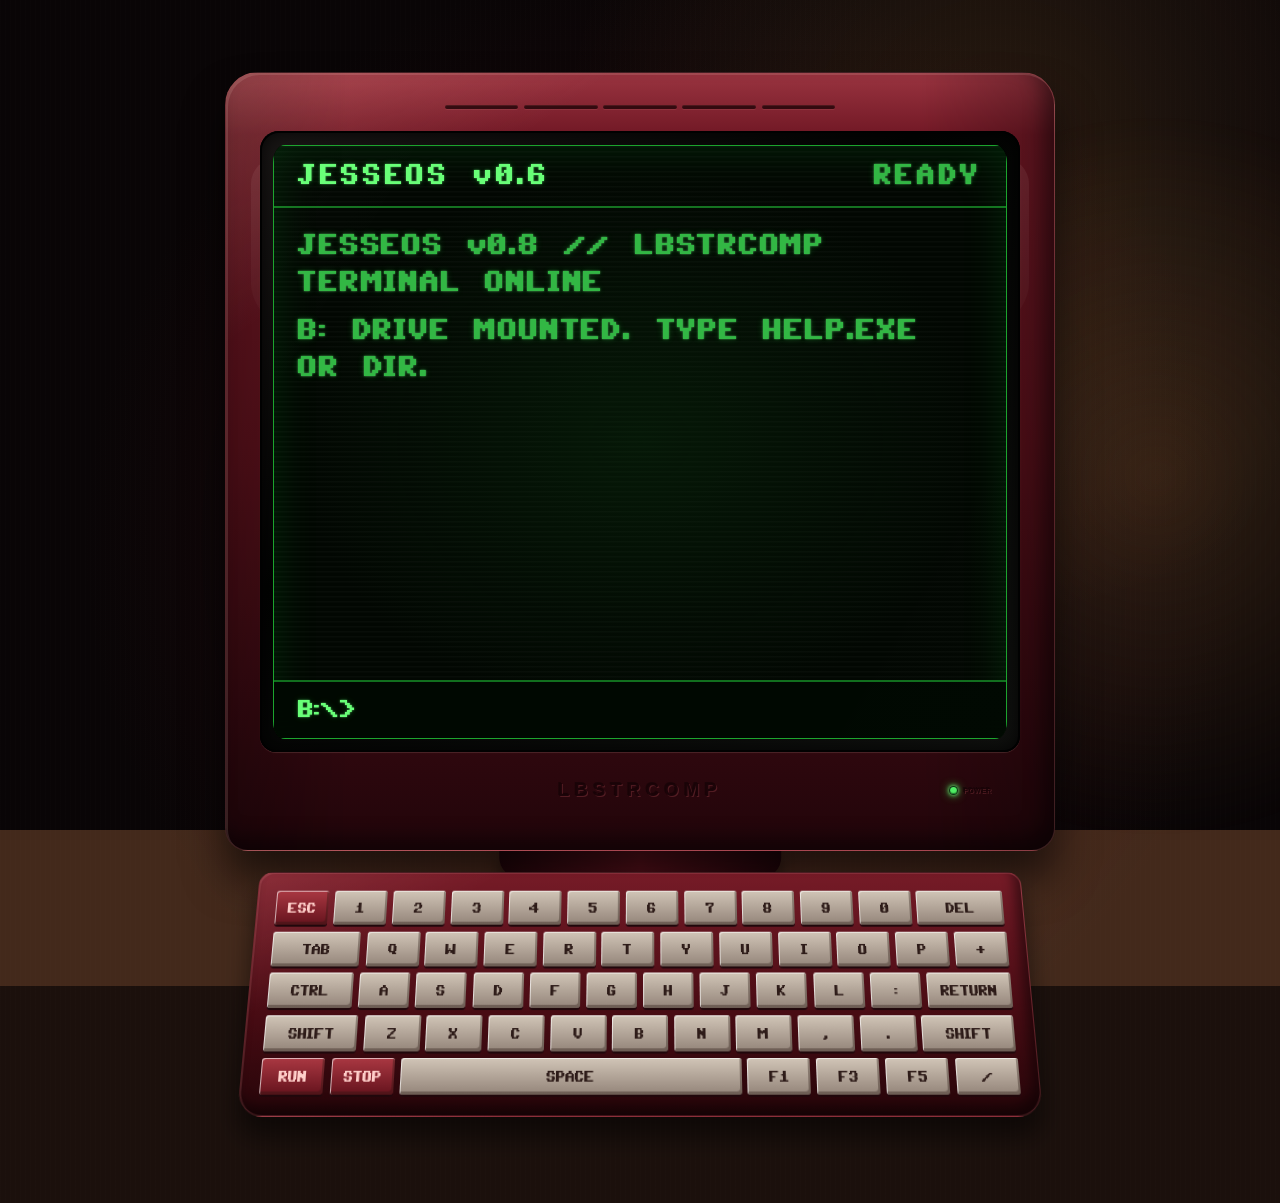
<file: index.html>
<!doctype html>
<html lang="en">
<head>
  <meta charset="utf-8">
  <meta name="viewport" content="width=device-width, initial-scale=1, viewport-fit=cover">
  <meta name="theme-color" content="#180508">
  <meta name="description" content="JesseOS — a local, offline-first dream terminal.">
  <title>JesseOS v0.6 — LBSTRCOMP</title>
  <link rel="stylesheet" href="style.css">
</head>
<body>
  <main class="room" aria-label="JesseOS LBSTRCOMP workstation">
    <div class="wall-glow" aria-hidden="true"></div>

    <section class="desk">
      <section class="monitor" aria-label="LBSTRCOMP monitor">
        <div class="monitor-vent" aria-hidden="true">
          <span></span><span></span><span></span><span></span><span></span>
        </div>

        <div class="screen-bezel">
          <div class="screen-glass">
            <main class="terminal-shell" aria-label="JesseOS terminal">
              <header class="terminal-header">
                <span>JESSEOS v0.6</span>
                <span id="status" aria-live="polite">BOOTING...</span>
              </header>

              <section
                id="transcript"
                class="transcript"
                aria-live="polite"
                aria-label="Terminal output"
              ></section>

              <form id="input-form" class="input-row" autocomplete="off">
              <span id="prompt" class="prompt">B:\&gt;</span>
              <input
                id="input"
                name="input"
                type="text"
                inputmode="text"
                enterkeyhint="send"
                autocomplete="off"
                autocapitalize="sentences"
                spellcheck="true"
                aria-label="JesseOS command input"
              >
            </form>
            </main>
          </div>
        </div>

        <footer class="monitor-lower-bezel">
          <span class="brand">LBSTRCOMP</span>

          <span class="power-cluster" aria-label="Power on">
            <span class="power-led" aria-hidden="true"></span>
            <span class="power-label">POWER</span>
          </span>
        </footer>

        <div class="monitor-foot" aria-hidden="true"></div>
      </section>

      <section class="keyboard" aria-label="LBSTRCOMP touch keyboard">
        <div class="key-row key-row-numbers">
          <button class="key key-red key-action" type="button" data-key="escape" aria-label="Escape">ESC</button>
          <button class="key" type="button" data-key="1">1</button>
          <button class="key" type="button" data-key="2">2</button>
          <button class="key" type="button" data-key="3">3</button>
          <button class="key" type="button" data-key="4">4</button>
          <button class="key" type="button" data-key="5">5</button>
          <button class="key" type="button" data-key="6">6</button>
          <button class="key" type="button" data-key="7">7</button>
          <button class="key" type="button" data-key="8">8</button>
          <button class="key" type="button" data-key="9">9</button>
          <button class="key" type="button" data-key="0">0</button>
          <button class="key key-delete key-action" type="button" data-key="backspace" aria-label="Delete one character">DEL</button>
        </div>

        <div class="key-row key-row-letters">
          <button class="key key-tab key-action" type="button" data-key="tab">TAB</button>
          <button class="key" type="button" data-key="q">Q</button>
          <button class="key" type="button" data-key="w">W</button>
          <button class="key" type="button" data-key="e">E</button>
          <button class="key" type="button" data-key="r">R</button>
          <button class="key" type="button" data-key="t">T</button>
          <button class="key" type="button" data-key="y">Y</button>
          <button class="key" type="button" data-key="u">U</button>
          <button class="key" type="button" data-key="i">I</button>
          <button class="key" type="button" data-key="o">O</button>
          <button class="key" type="button" data-key="p">P</button>
          <button class="key" type="button" data-key="+">+</button>
        </div>

        <div class="key-row key-row-letters">
          <button class="key key-ctrl key-action" type="button" data-key="control">CTRL</button>
          <button class="key" type="button" data-key="a">A</button>
          <button class="key" type="button" data-key="s">S</button>
          <button class="key" type="button" data-key="d">D</button>
          <button class="key" type="button" data-key="f">F</button>
          <button class="key" type="button" data-key="g">G</button>
          <button class="key" type="button" data-key="h">H</button>
          <button class="key" type="button" data-key="j">J</button>
          <button class="key" type="button" data-key="k">K</button>
          <button class="key" type="button" data-key="l">L</button>
          <button class="key" type="button" data-key=":">:</button>
          <button class="key key-return key-action" type="button" data-key="enter">RETURN</button>
        </div>

        <div class="key-row key-row-letters">
          <button class="key key-shift key-action" type="button" data-key="shift" aria-label="Shift">SHIFT</button>
          <button class="key" type="button" data-key="z">Z</button>
          <button class="key" type="button" data-key="x">X</button>
          <button class="key" type="button" data-key="c">C</button>
          <button class="key" type="button" data-key="v">V</button>
          <button class="key" type="button" data-key="b">B</button>
          <button class="key" type="button" data-key="n">N</button>
          <button class="key" type="button" data-key="m">M</button>
          <button class="key" type="button" data-key=",">,</button>
          <button class="key" type="button" data-key=".">.</button>
          <button class="key key-shift key-action" type="button" data-key="shift" aria-label="Shift">SHIFT</button>
        </div>

        <div class="key-row key-row-bottom">
          <button class="key key-red key-small key-action" type="button" data-key="run">RUN</button>
          <button class="key key-red key-small key-action" type="button" data-key="stop">STOP</button>
          <button class="key key-space key-action" type="button" data-key="space">SPACE</button>
          <button class="key key-small key-action" type="button" data-key="f1">F1</button>
          <button class="key key-small key-action" type="button" data-key="f3">F3</button>
          <button class="key key-small key-action" type="button" data-key="f5">F5</button>
          <button class="key key-small key-action" type="button" data-key="/">/</button>
        </div>
      </section>
    </section>
  </main>

  <script src="app.js"></script>
</body>
</html>
</file>
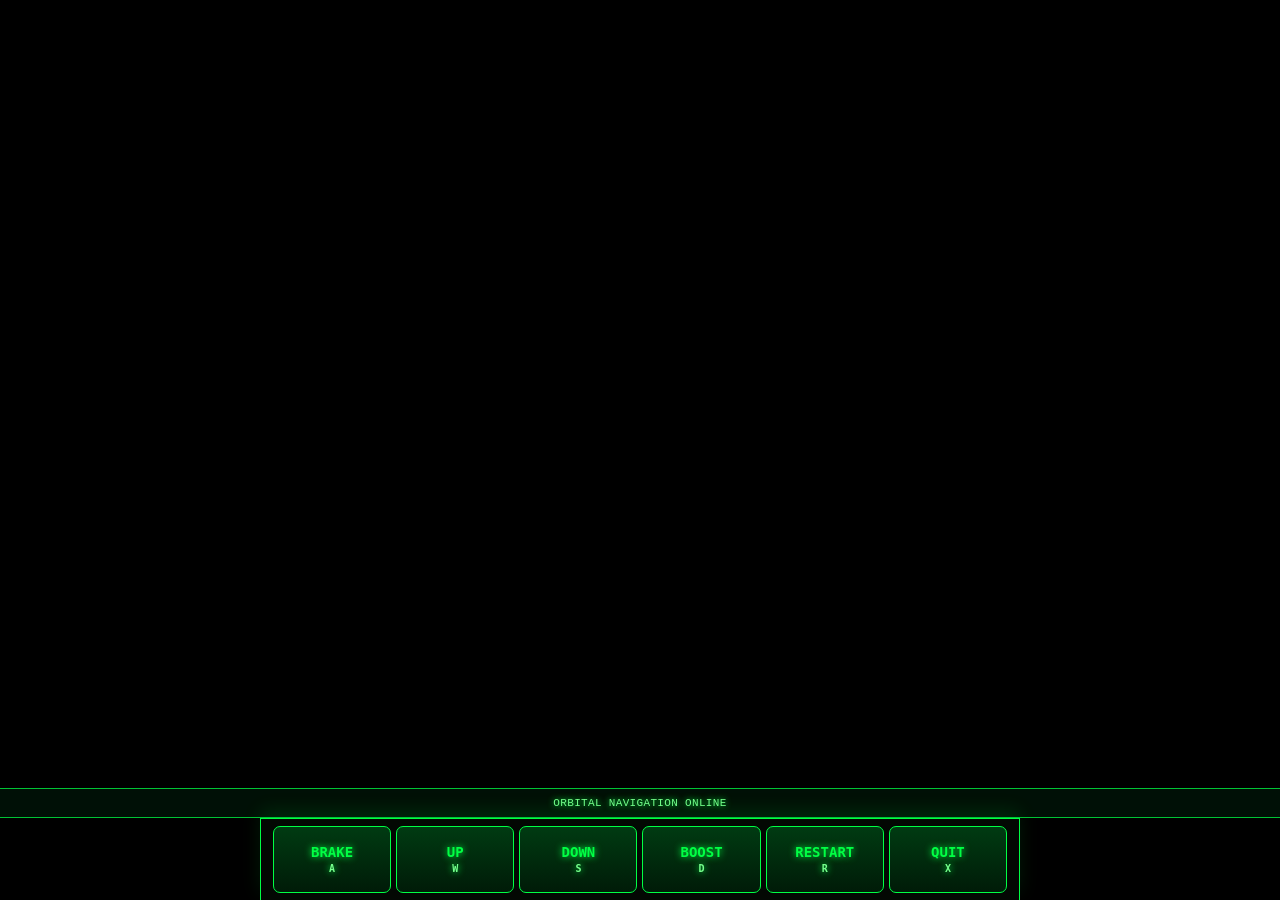
<file: planetrunner.html>
<!DOCTYPE html>
<html lang="en">
<head>
  <meta charset="UTF-8" />
  <meta name="viewport" content="width=device-width, initial-scale=1, viewport-fit=cover, user-scalable=no" />
  <meta name="theme-color" content="#000000" />
  <title>PlanetRunner // JesseOS</title>
  <style>
    :root {
      --green: #00ff44;
      --green-soft: #75ff8c;
      --black: #000000;
      --control-height: 94px;
      --status-height: 30px;
    }

    * {
      box-sizing: border-box;
    }

    html,
    body {
      width: 100%;
      min-height: 100%;
      margin: 0;
      overflow: hidden;
      background: var(--black);
      color: var(--green);
      font-family: ui-monospace, SFMono-Regular, Menlo, Consolas, "Liberation Mono", monospace;
      -webkit-user-select: none;
      user-select: none;
      -webkit-touch-callout: none;
    }

    #game {
      position: fixed;
      top: 0;
      right: 0;
      left: 0;
      bottom: calc(var(--control-height) + var(--status-height));
      display: block;
      width: 100vw;
      height: calc(100dvh - var(--control-height) - var(--status-height));
      background: var(--black);
      image-rendering: pixelated;
      image-rendering: crisp-edges;
    }

    #gameStatus {
      position: fixed;
      right: 0;
      bottom: var(--control-height);
      left: 0;
      height: var(--status-height);
      display: flex;
      align-items: center;
      justify-content: center;
      overflow: hidden;
      padding: 0 8px;
      border-top: 1px solid rgba(0, 255, 68, 0.75);
      border-bottom: 1px solid rgba(0, 255, 68, 0.75);
      background: #001006;
      color: var(--green-soft);
      font-size: 11px;
      letter-spacing: 0.03em;
      text-align: center;
      text-shadow: 0 0 6px var(--green);
      white-space: nowrap;
      z-index: 3;
    }

    #touchControls {
      position: fixed;
      right: 0;
      bottom: 0;
      left: 0;
      height: var(--control-height);
      display: grid;
      grid-template-columns: repeat(6, minmax(0, 1fr));
      gap: 5px;
      padding: 7px 5px calc(7px + env(safe-area-inset-bottom));
      border-top: 1px solid var(--green);
      background: #030803;
      box-shadow: 0 -8px 18px rgba(0, 255, 68, 0.1);
      z-index: 4;
    }

    #touchControls button {
      min-width: 0;
      margin: 0;
      padding: 5px 2px;
      border: 1px solid var(--green);
      border-radius: 7px;
      outline: none;
      background: linear-gradient(180deg, #003b12, #001b08);
      color: var(--green);
      font: 700 clamp(10px, 2.8vw, 14px) / 1.05 ui-monospace, SFMono-Regular, Menlo, Consolas, monospace;
      text-shadow: 0 0 7px var(--green);
      touch-action: none;
      -webkit-tap-highlight-color: transparent;
    }

    #touchControls button small {
      display: block;
      margin-top: 4px;
      color: var(--green-soft);
      font-size: 10px;
      font-weight: 700;
    }

    #touchControls button:active,
    #touchControls button.is-active {
      background: #007728;
      color: #ffffff;
      box-shadow: inset 0 0 12px rgba(255, 255, 255, 0.35), 0 0 12px rgba(0, 255, 68, 0.65);
    }

    @media (min-width: 760px) {
      :root {
        --control-height: 82px;
      }

      #touchControls {
        max-width: 760px;
        margin: 0 auto;
        padding-right: 12px;
        padding-left: 12px;
        border-right: 1px solid var(--green);
        border-left: 1px solid var(--green);
      }

      #touchControls button {
        font-size: 14px;
      }
    }
  </style>
</head>
<body>
  <canvas id="game" aria-label="PlanetRunner game"></canvas>

  <div id="gameStatus" role="status" aria-live="polite">
    ORBITAL NAVIGATION ONLINE
  </div>

  <div id="touchControls" aria-label="PlanetRunner touch controls">
    <button type="button" data-key="brake" aria-label="Brake">BRAKE<small>A</small></button>
    <button type="button" data-key="up" aria-label="Fly up">UP<small>W</small></button>
    <button type="button" data-key="down" aria-label="Fly down">DOWN<small>S</small></button>
    <button type="button" data-key="boost" aria-label="Boost">BOOST<small>D</small></button>
    <button type="button" data-key="restart" aria-label="Restart game">RESTART<small>R</small></button>
    <button type="button" data-key="quit" aria-label="Return to JesseOS">QUIT<small>X</small></button>
  </div>

  <script src="planetrunner.js"></script>
</body>
</html>
</file>
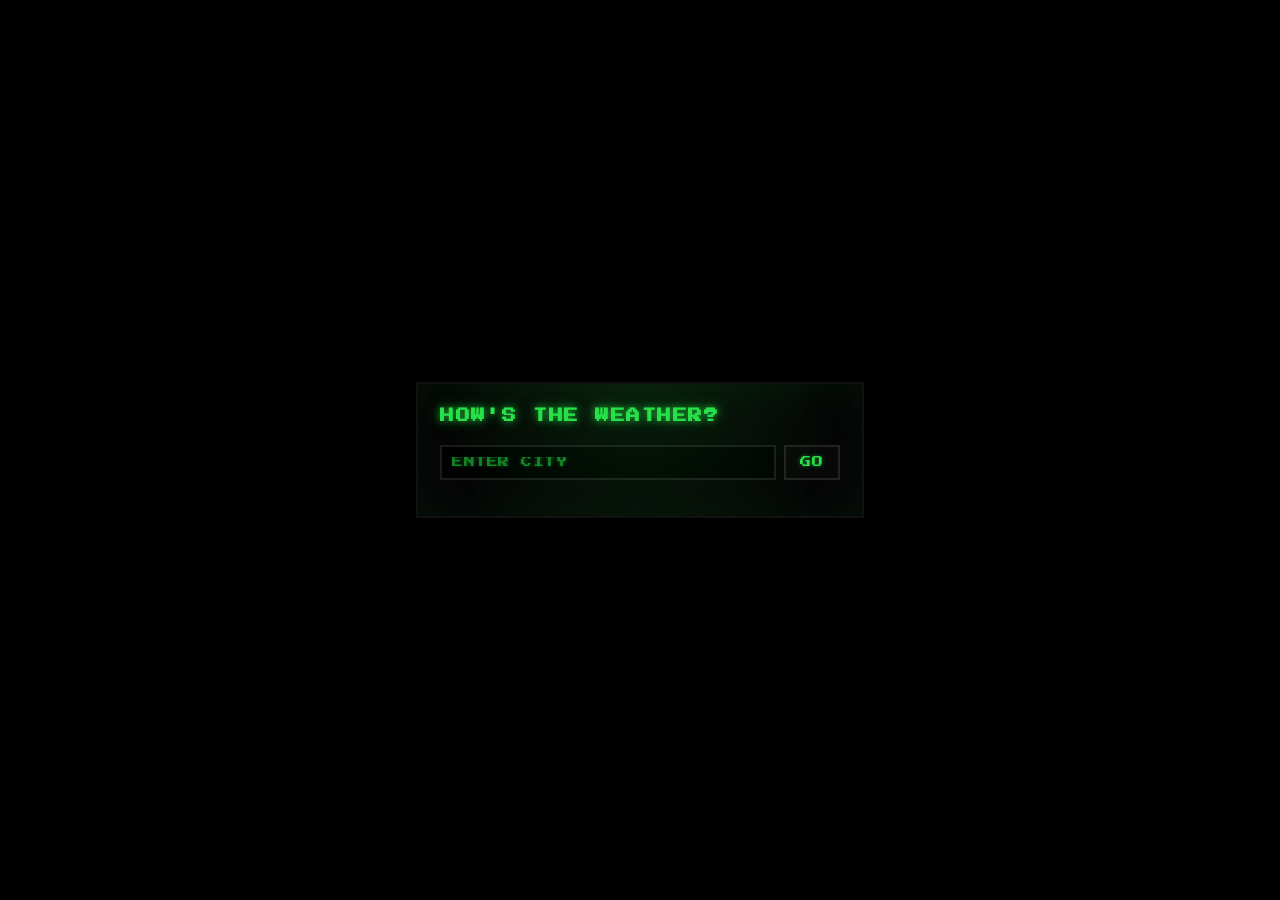
<file: weather-c64-phosphor.html>
<!DOCTYPE html>
<html lang="en">
<head>
  <meta charset="UTF-8" />
  <title>HOW'S THE WEATHER?</title>

  <!-- Commodore 64–style font -->
  <link rel="preconnect" href="https://fonts.googleapis.com">
  <link rel="preconnect" href="https://fonts.gstatic.com" crossorigin>
  <link href="https://fonts.googleapis.com/css2?family=Press+Start+2P&display=swap" rel="stylesheet">

  <style>
    :root {
      /* Bright but slightly dulled phosphor green */
      --phosphor: #28e04a;
      --phosphor-dim: #1bb93a;
      --phosphor-glow: rgba(40, 224, 74, 0.55);
      --bg: #000000;
      --panel: #050505;
      --panel-border: #111;
      --font-c64: "Press Start 2P", system-ui, sans-serif;
    }

    body {
      margin: 0;
      font-family: var(--font-c64);
      background: var(--bg);
      color: var(--phosphor);
      display: grid;
      place-items: center;
      min-height: 100vh;
    }

    /* Subtle CRT scanline overlay */
    body::before {
      content: "";
      position: fixed;
      inset: 0;
      background:
        repeating-linear-gradient(
          to bottom,
          rgba(255, 255, 255, 0.03) 0px,
          rgba(255, 255, 255, 0.03) 1px,
          transparent 2px,
          transparent 4px
        );
      pointer-events: none;
      mix-blend-mode: overlay;
    }

    .widget {
      position: relative;
      background: var(--panel);
      border: 2px solid var(--panel-border);
      padding: 22px 22px;
      width: 400px;
      box-shadow:
        0 0 20px rgba(0, 0, 0, 0.9),
        inset 0 0 40px rgba(40, 224, 74, 0.06);
      image-rendering: pixelated;
      overflow: hidden;
    }

    /* Soft inner glow behind content */
    .widget::after {
      content: "";
      position: absolute;
      inset: -20%;
      background: radial-gradient(
        circle at 50% 10%,
        rgba(40, 224, 74, 0.12),
        transparent 60%
      );
      pointer-events: none;
      filter: blur(10px);
    }

    h1 {
      position: relative;
      font-size: 14px;
      margin: 0 0 18px;
      letter-spacing: 1.5px;
      text-transform: uppercase;
      color: var(--phosphor);
      text-shadow:
        0 0 6px var(--phosphor-glow),
        0 0 14px var(--phosphor-glow);
      line-height: 1.5;
    }

    .input-row {
      position: relative;
      display: flex;
      gap: 8px;
      margin-bottom: 14px;
    }

    input[type="text"] {
      position: relative;
      flex: 1;
      background: #000;
      border: 2px solid #1b1b1b;
      color: var(--phosphor);
      padding: 10px 10px;
      border-radius: 0;
      outline: none;
      font-size: 11px;
      font-family: var(--font-c64);
      text-transform: uppercase;
      letter-spacing: 0.5px;
      transition: border-color 0.15s, box-shadow 0.15s;
      text-shadow: 0 0 4px var(--phosphor-glow);
    }

    input[type="text"]::placeholder {
      color: var(--phosphor-dim);
      opacity: 0.7;
    }

    input[type="text"]:focus {
      border-color: var(--phosphor);
      box-shadow:
        0 0 8px var(--phosphor-glow),
        inset 0 0 10px rgba(40, 224, 74, 0.15);
    }

    button {
      position: relative;
      background: #080808;
      border: 2px solid #222;
      color: var(--phosphor);
      padding: 10px 14px;
      border-radius: 0;
      cursor: pointer;
      font-size: 11px;
      font-family: var(--font-c64);
      text-transform: uppercase;
      letter-spacing: 0.8px;
      transition: border-color 0.15s, box-shadow 0.15s;
      text-shadow: 0 0 4px var(--phosphor-glow);
    }

    button:hover {
      border-color: var(--phosphor);
      box-shadow:
        0 0 10px var(--phosphor-glow),
        inset 0 0 8px rgba(40, 224, 74, 0.12);
    }

    .weather {
      position: relative;
      display: grid;
      grid-template-columns: auto 1fr;
      gap: 14px;
      align-items: center;
      margin-top: 10px;
    }

    .icon-wrap {
      width: 90px;
      height: 90px;
      display: grid;
      place-items: center;
    }

    .icon {
      width: 80px;
      height: 80px;
      stroke: var(--phosphor);
      fill: none;
      stroke-width: 2.6;
      stroke-linecap: round;
      stroke-linejoin: round;
      filter:
        drop-shadow(0 0 6px var(--phosphor-glow))
        drop-shadow(0 0 16px rgba(40, 224, 74, 0.35));
      opacity: 0.95;
    }

    .temp {
      position: relative;
      font-size: 22px;
      font-weight: 700;
      line-height: 1.3;
      text-shadow:
        0 0 6px var(--phosphor-glow),
        0 0 14px var(--phosphor-glow);
      word-break: break-word;
    }

    .condition {
      position: relative;
      font-size: 9px;
      color: var(--phosphor-dim);
      margin-top: 6px;
      line-height: 1.5;
      max-width: 240px;
      text-shadow: 0 0 4px rgba(40, 224, 74, 0.35);
    }

    .error {
      position: relative;
      margin-top: 10px;
      font-size: 9px;
      color: #ff6b6b;
      line-height: 1.5;
      text-shadow: 0 0 6px rgba(255, 107, 107, 0.5);
    }

    .loading {
      position: relative;
      margin-top: 10px;
      font-size: 9px;
      color: var(--phosphor-dim);
      line-height: 1.5;
      text-shadow: 0 0 4px rgba(40, 224, 74, 0.35);
    }
  </style>
</head>
<body>
  <div class="widget">
    <h1>HOW'S THE WEATHER?</h1>

    <div class="input-row">
      <input id="cityInput" type="text" placeholder="ENTER CITY" />
      <button id="goBtn">GO</button>
    </div>

    <div id="loading" class="loading" style="display:none;">FETCHING WEATHER…</div>
    <div id="error" class="error" style="display:none;"></div>

    <div id="weatherBlock" class="weather" style="display:none;">
      <div class="icon-wrap">
        <svg id="weatherIcon" class="icon" viewBox="0 0 100 100" aria-hidden="true"></svg>
      </div>
      <div>
        <div id="temp" class="temp"></div>
        <div id="condition" class="condition"></div>
      </div>
    </div>
  </div>

  <script>
    const cityInput = document.getElementById('cityInput');
    const goBtn = document.getElementById('goBtn');
    const loadingEl = document.getElementById('loading');
    const errorEl = document.getElementById('error');
    const weatherBlock = document.getElementById('weatherBlock');
    const tempEl = document.getElementById('temp');
    const conditionEl = document.getElementById('condition');
    const iconEl = document.getElementById('weatherIcon');

    // Bright curved phosphor-green icons (SVG paths)
    const icons = {
      sun: `
        <circle cx="50" cy="50" r="18" />
        <g>
          <line x1="50" y1="12" x2="50" y2="22" />
          <line x1="50" y1="78" x2="50" y2="88" />
          <line x1="12" y1="50" x2="22" y2="50" />
          <line x1="78" y1="50" x2="88" y2="50" />
          <line x1="24" y1="24" x2="31" y2="31" />
          <line x1="69" y1="69" x2="76" y2="76" />
          <line x1="24" y1="76" x2="31" y2="69" />
          <line x1="69" y1="31" x2="76" y2="24" />
        </g>
      `,
      partSun: `
        <!-- Sun offset to top-left -->
        <circle cx="40" cy="36" r="14" />
        <g>
          <line x1="40" y1="10" x2="40" y2="18" />
          <line x1="40" y1="54" x2="40" y2="62" />
          <line x1="10" y1="36" x2="18" y2="36" />
          <line x1="70" y1="36" x2="78" y2="36" />
          <line x1="21" y1="21" x2="27" y2="27" />
          <line x1="53" y1="53" x2="59" y2="59" />
          <line x1="21" y1="59" x2="27" y2="53" />
          <line x1="53" y1="27" x2="59" y2="21" />
        </g>
        <!-- Curved cloud -->
        <path d="M30 68
                 c 6 -16 22 -26 38 -26
                 c 12 0 22 8 26 20
                 c 2 -4 6 -6 10 -6
                 c 10 0 18 8 18 18
                 c 0 10 -8 18 -18 18
                 L 38 92
                 c -12 0 -22 -8 -22 -18
                 c 0 -2 0 -4 1 -6
                 z" />
      `,
      rain: `
        <!-- Cloud -->
        <path d="M20 50
                 c 6 -16 22 -26 38 -26
                 c 12 0 22 8 26 20
                 c 2 -4 6 -6 10 -6
                 c 10 0 18 8 18 18
                 c 0 10 -8 18 -18 18
                 L 28 82
                 c -12 0 -22 -8 -22 -18
                 c 0 -2 0 -4 1 -6
                 z" />
        <!-- Rain drops as curved lines -->
        <g>
          <path d="M36 86 q 4 8 0 16" />
          <path d="M50 86 q 4 8 0 16" />
          <path d="M64 86 q 4 8 0 16" />
        </g>
      `,
      extreme: `
        <!-- Tornado / funnel -->
        <path d="M50 14
                 C 58 28, 62 38, 66 48
                 C 70 58, 72 68, 70 76
                 L 30 76
                 C 28 68, 30 58, 34 48
                 C 38 38, 42 28, 50 14
                 z" />
        <!-- Swirl lines -->
        <path d="M22 40 q 10 -6 20 0" />
        <path d="M18 52 q 12 -8 26 0" />
        <path d="M22 64 q 10 -6 20 0" />
        <!-- Ground hint -->
        <path d="M20 82 q 30 -6 60 0" />
      `
    };

    function setIcon(name) {
      iconEl.innerHTML = icons[name] || icons.sun;
    }

    // Map Open-Meteo WMO weather codes to our icons + text
    function mapCondition(code, isDay) {
      const clear = [0];
      const partly = [1, 2, 3, 45, 48];
      const precip = [
        51, 53, 55, 61, 63, 65, 66, 67,
        71, 73, 75, 77, 80, 81, 82,
        85, 86, 91, 92, 93, 95, 96, 99
      ];

      if (clear.includes(code)) {
        return { icon: 'sun', text: isDay ? 'CLEAR' : 'CLEAR NIGHT' };
      }
      if (partly.includes(code)) {
        return { icon: 'partSun', text: isDay ? 'PARTLY CLOUDY' : 'CLOUDY' };
      }
      if (precip.includes(code)) {
        if ([95, 96, 99].includes(code)) {
          return { icon: 'extreme', text: 'SEVERE STORM WARNING' };
        }
        return { icon: 'rain', text: 'PRECIPITATION' };
      }
      return { icon: 'partSun', text: 'UNKNOWN' };
    }

    async function fetchWeatherForCity(city) {
      const geoRes = await fetch(
        `https://geocoding-api.open-meteo.com/v1/search?name=${encodeURIComponent(city)}&count=1&language=en&format=json`
      );
      const geoData = await geoRes.json();
      if (!geoData.results || geoData.results.length === 0) {
        throw new Error('CITY NOT FOUND.');
      }
      const { latitude, longitude, name, country } = geoData.results[0];

      const weatherRes = await fetch(
        `https://api.open-meteo.com/v1/forecast?latitude=${latitude}&longitude=${longitude}&current_weather=true`
      );
      const weatherData = await weatherRes.json();
      const cw = weatherData.current_weather;

      const isDay = cw.is_day === 1;
      const { icon, text } = mapCondition(cw.weathercode, isDay);

      return {
        city: `${name}, ${country}`,
        temp: cw.temperature,
        condition: text,
        icon
      };
    }

    async function handleSearch() {
      const city = cityInput.value.trim();
      if (!city) return;

      loadingEl.style.display = 'block';
      errorEl.style.display = 'none';
      weatherBlock.style.display = 'none';

      try {
        const data = await fetchWeatherForCity(city);
        tempEl.textContent = `${Math.round(data.temp)}°C`;
        conditionEl.textContent = `${data.condition} • ${data.city}`;
        setIcon(data.icon);
        weatherBlock.style.display = 'grid';
      } catch (e) {
        errorEl.textContent = e.message || 'FAILED TO FETCH WEATHER.';
        errorEl.style.display = 'block';
      } finally {
        loadingEl.style.display = 'none';
      }
    }

    goBtn.addEventListener('click', handleSearch);
    cityInput.addEventListener('keydown', (e) => {
      if (e.key === 'Enter') handleSearch();
    });
  </script>
</body>
</html>
</file>
<file: style.css>
:root {
  color-scheme: dark;

  --wall: #090506;
  --wall-deep: #030202;
  --desk-front: #1b100c;
  --desk-top: #43291b;

  --case-dark: #21050a;
  --case-red: #57101a;
  --case-mid: #711825;
  --case-lit: #9a3440;

  --glass: #020a03;
  --bg: #020702;

  --ink: #68ff77;
  --ink-soft: #adffb0;
  --ink-dim: #32b744;
  --line: #24df3e;

  --glow: rgba(65, 255, 89, 0.52);
  --glow-core: rgba(118, 255, 133, 0.72);
  --glow-halo: rgba(40, 255, 75, 0.20);

  --safe-bottom: env(safe-area-inset-bottom, 0px);
}

@font-face {
  font-family: "JesseOS C64";
  src: url("C64_Pro-STYLE.woff2") format("woff2");
  font-display: swap;
}

* {
  box-sizing: border-box;
}

html,
body {
  width: 100%;
  min-height: 100%;
  margin: 0;
}

body {
  overflow-x: hidden;
  color: var(--ink);
  background: var(--wall-deep);
  font-family: "JesseOS C64", monospace;
  text-shadow:
    0 0 2px var(--glow-core),
    0 0 7px var(--glow-halo);
}

button,
input {
  font-family: inherit;
}

.room {
  position: relative;
  min-height: 100svh;
  overflow: hidden;
  display: flex;
  align-items: center;
  justify-content: center;
  padding: max(1rem, env(safe-area-inset-top, 0px)) 0 0;
  background:
    radial-gradient(ellipse at 78% 13%, rgba(255, 169, 89, 0.13), transparent 31%),
    radial-gradient(ellipse at 52% 45%, rgba(91, 21, 29, 0.28), transparent 62%),
    linear-gradient(180deg, var(--wall) 0 69%, var(--desk-top) 69% 82%, var(--desk-front) 82%);
}

.room::before {
  content: "";
  position: absolute;
  z-index: 0;
  inset: 0;
  pointer-events: none;
  opacity: 0.35;
  background:
    repeating-linear-gradient(
      90deg,
      rgba(255, 255, 255, 0.018) 0,
      rgba(255, 255, 255, 0.018) 1px,
      transparent 1px,
      transparent 5px
    );
}

.wall-glow {
  position: absolute;
  z-index: 0;
  top: 8%;
  right: -20%;
  width: min(75vw, 760px);
  aspect-ratio: 1;
  border-radius: 50%;
  pointer-events: none;
  background: radial-gradient(circle, rgba(255, 173, 89, 0.15), transparent 67%);
  filter: blur(10px);
}

.desk {
  position: relative;
  z-index: 1;
  width: min(96vw, 930px);
  display: flex;
  flex-direction: column;
  align-items: center;
  gap: clamp(0.8rem, 2vw, 1.35rem);
  padding: clamp(0.6rem, 2vw, 1.5rem) 0 clamp(1.2rem, 5vw, 3rem);
}

.monitor {
  position: relative;
  width: min(94vw, 830px);
  padding: clamp(1.2rem, 3vw, 2rem) clamp(0.8rem, 3vw, 2.1rem) clamp(1rem, 2.6vw, 1.7rem);
  border: 1px solid rgba(255, 180, 177, 0.15);
  border-radius: 33px 33px 23px 23px;
  background:
    linear-gradient(145deg, rgba(255, 178, 166, 0.18), transparent 20%),
    linear-gradient(90deg, rgba(0, 0, 0, 0.23), transparent 15% 84%, rgba(0, 0, 0, 0.28)),
    linear-gradient(180deg, var(--case-lit) 0%, var(--case-mid) 8%, var(--case-red) 48%, var(--case-dark) 100%);
  box-shadow:
    inset 2px 2px 0 rgba(255, 220, 210, 0.13),
    inset -10px -12px 20px rgba(0, 0, 0, 0.45),
    0 28px 40px rgba(0, 0, 0, 0.56);
}

.monitor::before {
  content: "";
  position: absolute;
  z-index: 0;
  top: 11%;
  right: 3%;
  left: 3%;
  height: 32%;
  border-radius: 26px 26px 50% 50%;
  pointer-events: none;
  background: linear-gradient(180deg, rgba(255, 231, 224, 0.07), transparent);
}

.monitor-vent {
  position: relative;
  z-index: 1;
  display: flex;
  justify-content: center;
  gap: 0.35rem;
  height: 0.62rem;
  margin-bottom: clamp(0.6rem, 1.5vw, 1rem);
}

.monitor-vent span {
  width: clamp(1.8rem, 7vw, 4.6rem);
  height: 0.25rem;
  border-radius: 99px;
  background: rgba(24, 2, 5, 0.75);
  box-shadow:
    inset 0 1px rgba(255, 120, 121, 0.12),
    0 1px rgba(255, 187, 172, 0.1);
}

.screen-bezel {
  position: relative;
  z-index: 1;
  padding: clamp(0.48rem, 1.2vw, 0.85rem);
  border-radius: 19px 19px 16px 16px;
  background: linear-gradient(145deg, #1a1716, #020302 40%, #10110f);
  box-shadow:
    inset 0 0 0 2px #010101,
    inset 0 0 20px rgba(0, 0, 0, 0.92),
    0 1px 1px rgba(255, 198, 187, 0.15);
}

.screen-glass {
  position: relative;
  overflow: hidden;
  min-height: clamp(480px, 67svh, 690px);
  border-radius: 12px / 18px;
  background: var(--glass);
  box-shadow:
    inset 0 0 35px rgba(0, 0, 0, 0.9),
    inset 0 0 25px rgba(71, 255, 103, 0.11);
}

.screen-glass::before {
  content: "";
  position: absolute;
  z-index: 20;
  inset: 0;
  pointer-events: none;
  opacity: 0.17;
  background:
    linear-gradient(
      120deg,
      rgba(255, 255, 255, 0.07),
      transparent 16%,
      transparent 69%,
      rgba(255, 255, 255, 0.025)
    );
}

.terminal-shell {
  position: absolute;
  inset: 0;
  display: flex;
  flex-direction: column;
  min-height: 0;
  overflow: hidden;
  border: 1px solid rgba(36, 223, 62, 0.72);
  background:
    radial-gradient(ellipse at center, rgba(14, 74, 20, 0.25), transparent 66%),
    repeating-linear-gradient(
      to bottom,
      rgba(255, 255, 255, 0.025) 0,
      rgba(255, 255, 255, 0.025) 1px,
      transparent 2px,
      transparent 5px
    ),
    var(--bg);
  box-shadow:
    inset 0 0 48px rgba(0, 255, 60, 0.12),
    0 0 20px rgba(0, 255, 60, 0.19);
}

.terminal-shell::after {
  content: "";
  position: absolute;
  z-index: 10;
  inset: 0;
  pointer-events: none;
  opacity: 0;
  background:
    repeating-linear-gradient(
      to bottom,
      rgba(126, 255, 139, 0.045) 0,
      rgba(126, 255, 139, 0.045) 1px,
      transparent 2px,
      transparent 4px
    );
  animation: crt-modulation 23s infinite;
}

.terminal-header {
  flex: 0 0 auto;
  display: flex;
  justify-content: space-between;
  gap: 0.7rem;
  min-width: 0;
  padding: clamp(0.8rem, 2.6vw, 1.2rem) clamp(0.8rem, 3vw, 1.5rem);
  border-bottom: 2px solid rgba(36, 223, 62, 0.48);
  color: var(--ink);
  font-size: clamp(0.8rem, 3.5vw, 1.35rem);
  letter-spacing: 0.12em;
}

#status {
  flex: 0 0 auto;
  color: var(--ink-dim);
}

#transcript,
.transcript {
  flex: 1 1 0;
  min-width: 0;
  min-height: 0;
  overflow-x: hidden;
  overflow-y: auto;
  -webkit-overflow-scrolling: touch;
  overscroll-behavior-y: contain;
  touch-action: pan-y;
  padding: clamp(0.9rem, 3vw, 1.25rem) clamp(0.85rem, 3vw, 1.5rem) clamp(1.25rem, 3vw, 2rem);
  scrollbar-color: var(--ink-dim) var(--bg);
  color: var(--ink);
  font-size: clamp(1.04rem, 4.5vw, 1.42rem);
  line-height: 1.62;
  letter-spacing: 0.035em;
  white-space: pre-wrap;
  overflow-wrap: anywhere;
  word-break: break-word;
  text-shadow:
    0 0 2px var(--glow-core),
    0 0 7px var(--glow-halo);
}

#transcript > * {
  max-width: 100%;
}

.system-line {
  color: var(--ink-dim);
  margin-bottom: 0.75rem;
}

.user-line {
  color: var(--ink-soft);
  margin-top: 1rem;
}

.response-line {
  color: var(--ink);
  margin-top: 0.45rem;
}

.input-row {
  flex: 0 0 auto;
  display: flex;
  align-items: center;
  min-width: 0;
  min-height: 3.45rem;
  padding: 0.85rem clamp(0.85rem, 3vw, 1.5rem) calc(0.85rem + var(--safe-bottom));
  border-top: 2px solid rgba(36, 223, 62, 0.48);
  background: rgba(0, 9, 2, 0.98);
  font-size: clamp(0.9rem, 3.8vw, 1.18rem);
}

.prompt {
  flex: 0 0 auto;
  margin-right: 0.5rem;
  color: var(--ink);
  white-space: nowrap;
}

#input {
  flex: 1 1 auto;
  min-width: 0;
  border: 0;
  outline: 0;
  background: transparent;
  color: #c9ffcb;
  caret-color: var(--ink);
  font: inherit;
  line-height: 1.4;
  text-shadow:
    0 0 2px var(--glow-core),
    0 0 7px var(--glow-halo);
}

#input:disabled {
  opacity: 0.6;
}

.monitor-lower-bezel {
  position: relative;
  z-index: 1;
  display: flex;
  align-items: center;
  justify-content: center;
  min-height: clamp(2.8rem, 8vw, 4.4rem);
  padding: 0.55rem 4.8rem 0.15rem;
  color: rgba(25, 3, 7, 0.94);
  text-shadow:
    1px 1px 0 rgba(238, 111, 117, 0.22),
    -1px -1px 0 rgba(0, 0, 0, 0.34);
}

.brand {
  font-family: Arial, sans-serif;
  font-size: clamp(0.75rem, 2.5vw, 1.16rem);
  font-weight: 800;
  letter-spacing: 0.28em;
}

.power-cluster {
  position: absolute;
  right: clamp(0.8rem, 2.6vw, 1.8rem);
  display: flex;
  align-items: center;
  gap: 0.35rem;
}

.power-led {
  width: 0.58rem;
  height: 0.58rem;
  border: 1px solid rgba(0, 0, 0, 0.8);
  border-radius: 50%;
  background: #50ed65;
  box-shadow:
    0 0 4px #74ff83,
    0 0 10px rgba(63, 255, 83, 0.82),
    inset 0 -1px 1px rgba(0, 74, 9, 0.65);
}

.power-label {
  font-family: Arial, sans-serif;
  font-size: 0.42rem;
  font-weight: 800;
  letter-spacing: 0.08em;
}

.monitor-foot {
  position: absolute;
  z-index: -1;
  bottom: -1.7rem;
  left: 50%;
  width: 34%;
  height: 2.2rem;
  transform: translateX(-50%);
  border-radius: 0 0 1.2rem 1.2rem;
  background: linear-gradient(90deg, var(--case-dark), var(--case-red), var(--case-dark));
  box-shadow: 0 15px 14px rgba(0, 0, 0, 0.35);
}

.keyboard {
  width: min(88vw, 760px);
  padding: clamp(0.6rem, 2vw, 1.15rem);
  border: 1px solid rgba(244, 151, 153, 0.16);
  border-radius: 14px 14px 24px 24px;
  background:
    linear-gradient(150deg, rgba(255, 151, 156, 0.15), transparent 21%),
    linear-gradient(180deg, #761b27, #4a0c14 57%, #260509);
  box-shadow:
    inset 1px 1px rgba(255, 170, 170, 0.14),
    inset -6px -8px 12px rgba(0, 0, 0, 0.48),
    0 18px 25px rgba(0, 0, 0, 0.52);
  transform: perspective(780px) rotateX(11deg);
  transform-origin: top center;
}

.key-row {
  display: flex;
  width: 100%;
  gap: clamp(0.18rem, 0.6vw, 0.38rem);
  margin-bottom: clamp(0.2rem, 0.6vw, 0.38rem);
}

.key-row:last-child {
  margin-bottom: 0;
}

.key {
  flex: 1 1 0;
  min-width: 0;
  min-height: clamp(1.2rem, 4.1vw, 2.15rem);
  display: grid;
  place-items: center;
  padding: 0.08rem;
  border: 0;
  border-radius: 3px;
  color: #2d1b18;
  background: linear-gradient(180deg, #d1c5b7, #938479);
  box-shadow:
    inset 1px 1px rgba(255, 255, 255, 0.64),
    inset -2px -3px rgba(38, 21, 17, 0.35),
    0 2px 0 #20070b;
  font-family: "JesseOS C64", monospace;
  font-size: clamp(0.38rem, 1.55vw, 0.7rem);
  line-height: 1;
  text-shadow: none;
  touch-action: manipulation;
  -webkit-tap-highlight-color: transparent;
  cursor: pointer;
}

.key-red {
  color: #ffcfca;
  background: linear-gradient(180deg, #aa3842, #65131d);
}

.key {
  transition:
    transform 55ms linear,
    filter 55ms linear,
    box-shadow 55ms linear;
  will-change: transform;
}

.key:active,
.key.is-active,
.key.is-pressed {
  transform: translateY(3px);
  box-shadow:
    inset 1px 2px rgba(26, 11, 8, 0.6),
    inset 0 0 6px rgba(18, 4, 5, 0.34),
    0 0 0 #20070b;
  filter: brightness(0.8) saturate(1.08);
}

.key-delete,
.key-tab,
.key-ctrl,
.key-shift,
.key-return {
  flex-grow: 1.7;
}

.key-space {
  flex-grow: 5.6;
}

.key-small {
  flex-grow: 1;
}

.weather-status {
  color: var(--ink-dim);
  margin-top: 0.55rem;
  white-space: pre-wrap;
}

.weather-card {
  display: grid;
  grid-template-columns: minmax(0, 1fr) clamp(5.5rem, 21vw, 9rem);
  align-items: center;
  gap: clamp(0.6rem, 2vw, 1.2rem);
  margin-top: 0.85rem;
  padding: 0.9rem 0;
  border-top: 1px solid rgba(104, 255, 119, 0.34);
  border-bottom: 1px solid rgba(104, 255, 119, 0.22);
  color: var(--ink);
}

.weather-copy {
  min-width: 0;
}

.weather-location {
  color: var(--ink-soft);
  font-size: 0.95em;
  line-height: 1.3;
  letter-spacing: 0.07em;
  overflow-wrap: anywhere;
}

.weather-time {
  margin-top: 0.25rem;
  color: var(--ink-dim);
  font-size: 0.76em;
  letter-spacing: 0.06em;
}

.weather-headline {
  margin-top: 0.65rem;
  color: var(--ink);
  font-size: 1.08em;
  line-height: 1.35;
  letter-spacing: 0.04em;
}

.weather-data {
  display: grid;
  gap: 0.28rem;
  margin-top: 0.65rem;
  color: var(--ink-dim);
  font-size: 0.76em;
  line-height: 1.35;
  letter-spacing: 0.045em;
}

.weather-data span:last-child {
  margin-top: 0.22rem;
  color: rgba(104, 255, 119, 0.72);
  font-size: 0.9em;
}

.weather-icon {
  position: relative;
  isolation: isolate;
  justify-self: end;
  width: 100%;
  color: #82ff8d;
  filter:
    drop-shadow(0 0 1px rgba(218, 255, 218, 0.98))
    drop-shadow(0 0 3px rgba(119, 255, 132, 0.96))
    drop-shadow(0 0 8px rgba(68, 255, 90, 0.82))
    drop-shadow(0 0 16px rgba(38, 255, 73, 0.52))
    drop-shadow(0 0 29px rgba(32, 255, 68, 0.26));
}

.weather-icon svg {
  display: block;
  width: 100%;
  height: auto;
  overflow: visible;
  fill: none;
  stroke: currentColor;
  stroke-width: 2.65;
  stroke-linecap: round;
  stroke-linejoin: round;
  opacity: 0.97;
}

.weather-icon::before {
  content: "";
  position: absolute;
  z-index: -1;
  top: 50%;
  left: 50%;
  width: 78%;
  aspect-ratio: 1;
  transform: translate(-50%, -50%);
  border-radius: 50%;
  pointer-events: none;
  background: radial-gradient(
    circle,
    rgba(99, 255, 112, 0.18) 0%,
    rgba(45, 255, 74, 0.09) 36%,
    transparent 72%
  );
  filter: blur(10px);
}

.news-status {
  margin-top: 0.55rem;
  color: var(--ink-dim);
  white-space: pre-wrap;
}

.news-card {
  margin-top: 0.85rem;
  padding: 0.85rem 0 0.75rem;
  border-top: 1px solid rgba(104, 255, 119, 0.34);
  border-bottom: 1px solid rgba(104, 255, 119, 0.22);
  color: var(--ink);
}

.news-title {
  margin-bottom: 0.75rem;
  color: var(--ink-soft);
  font-size: 0.92em;
  letter-spacing: 0.075em;
}

.news-item {
  padding: 0.55rem 0;
  border-top: 1px solid rgba(104, 255, 119, 0.12);
}

.news-headline {
  display: block;
  color: var(--ink);
  font: inherit;
  line-height: 1.4;
  letter-spacing: 0.02em;
  text-decoration: none;
  text-shadow:
    0 0 2px var(--glow-core),
    0 0 7px var(--glow-halo);
}

.news-headline:active {
  color: #d7ffda;
}

.news-source {
  margin-top: 0.26rem;
  color: var(--ink-dim);
  font-size: 0.72em;
  letter-spacing: 0.05em;
}

.news-note {
  margin-top: 0.72rem;
  color: rgba(104, 255, 119, 0.72);
  font-size: 0.71em;
  letter-spacing: 0.05em;
}

/* -----------------------------------------------------------
   PLANETRUNNER // IN-TERMINAL LBSTRBOX PROGRAM
   ----------------------------------------------------------- */

#planetrunner-mount[hidden] {
  display: none;
}

.planetrunner-mount {
  position: absolute;
  inset: 0;
  z-index: 4;
  overflow: hidden;
  background:
    radial-gradient(ellipse at center, rgba(14, 74, 20, 0.25), transparent 66%),
    repeating-linear-gradient(
      to bottom,
      rgba(255, 255, 255, 0.025) 0,
      rgba(255, 255, 255, 0.025) 1px,
      transparent 2px,
      transparent 5px
    ),
    var(--bg);
}

.terminal-shell.game-active #transcript,
.terminal-shell.game-active #input-form {
  display: none;
}

.terminal-shell.game-active .terminal-header {
  position: relative;
  z-index: 5;
}

.terminal-shell.game-active #status {
  color: var(--ink-soft);
}

.terminal-shell.game-active {
  touch-action: none;
}

.planetrunner-canvas {
  display: block;
  width: 100%;
  height: 100%;
  background: transparent;
  image-rendering: pixelated;
  image-rendering: crisp-edges;
}

.keyboard.game-active [data-key="w"],
.keyboard.game-active [data-key="s"],
.keyboard.game-active [data-key="a"],
.keyboard.game-active [data-key="d"],
.keyboard.game-active [data-key="r"],
.keyboard.game-active [data-key="x"],
.keyboard.game-active [data-key="escape"] {
  box-shadow:
    inset 1px 1px rgba(255, 255, 255, 0.64),
    inset -2px -3px rgba(38, 21, 17, 0.35),
    0 0 10px rgba(90, 255, 110, 0.36);
}

.keyboard.game-active [data-key="w"]::after,
.keyboard.game-active [data-key="s"]::after,
.keyboard.game-active [data-key="a"]::after,
.keyboard.game-active [data-key="d"]::after,
.keyboard.game-active [data-key="r"]::after,
.keyboard.game-active [data-key="x"]::after,
.keyboard.game-active [data-key="escape"]::after {
  display: block;
  margin-top: 0.14rem;
  color: rgba(27, 83, 31, 0.88);
  font-family: Arial, sans-serif;
  font-size: 0.32rem;
  font-weight: 800;
  letter-spacing: 0;
}

.keyboard.game-active [data-key="w"]::after { content: "UP"; }
.keyboard.game-active [data-key="s"]::after { content: "DOWN"; }
.keyboard.game-active [data-key="a"]::after { content: "BRAKE"; }
.keyboard.game-active [data-key="d"]::after { content: "BOOST"; }
.keyboard.game-active [data-key="r"]::after { content: "RESET"; }
.keyboard.game-active [data-key="x"]::after { content: "EXIT"; }
.keyboard.game-active [data-key="escape"]::after { content: "EXIT"; }

@media (hover: hover) {
  .news-headline:hover {
    color: #d7ffda;
    text-decoration: underline;
    text-decoration-color: rgba(104, 255, 119, 0.62);
    text-underline-offset: 0.18em;
  }
}

@keyframes crt-modulation {
  0%,
  92%,
  100% {
    opacity: 0;
    transform: translateY(0);
  }

  93% {
    opacity: 0.1;
    transform: translateY(-1px);
  }

  94% {
    opacity: 0.035;
    transform: translateY(1px);
  }

  95% {
    opacity: 0.07;
    transform: translateY(0);
  }

  96% {
    opacity: 0;
  }
}

@media (min-width: 760px) {
  .room {
    padding: 3rem 1.5rem;
  }

  .screen-glass {
    min-height: min(66vh, 600px);
  }
}

@media (max-width: 420px) {
  .room {
    align-items: flex-start;
  }

  .desk {
    width: 100%;
    gap: 0.55rem;
    padding-top: 0.5rem;
  }

  .monitor {
    width: 97vw;
    padding-right: 0.48rem;
    padding-left: 0.48rem;
    border-radius: 22px 22px 17px 17px;
  }

  .screen-bezel {
    padding: 0.35rem;
  }

  .screen-glass {
    min-height: 68svh;
  }

  .keyboard {
    width: 94vw;
    padding: 0.48rem;
  }

  .key-row {
    gap: 0.2rem;
    margin-bottom: 0.2rem;
  }

  .key {
    min-height: 2.05rem;
    font-size: 0.6rem;
  }

  .brand {
    letter-spacing: 0.19em;
  }

  .power-label {
    display: none;
  }

  .weather-card {
    grid-template-columns: minmax(0, 1fr) 5.1rem;
    gap: 0.55rem;
    padding: 0.75rem 0;
  }

  .weather-data {
    font-size: 0.71em;
  }

  .keyboard.game-active [data-key="w"]::after,
  .keyboard.game-active [data-key="s"]::after,
  .keyboard.game-active [data-key="a"]::after,
  .keyboard.game-active [data-key="d"]::after,
  .keyboard.game-active [data-key="r"]::after,
  .keyboard.game-active [data-key="x"]::after,
  .keyboard.game-active [data-key="escape"]::after {
    display: none;
  }
}

@media (prefers-reduced-motion: reduce) {
  .terminal-shell::after {
    animation: none;
  }
}
</file>
